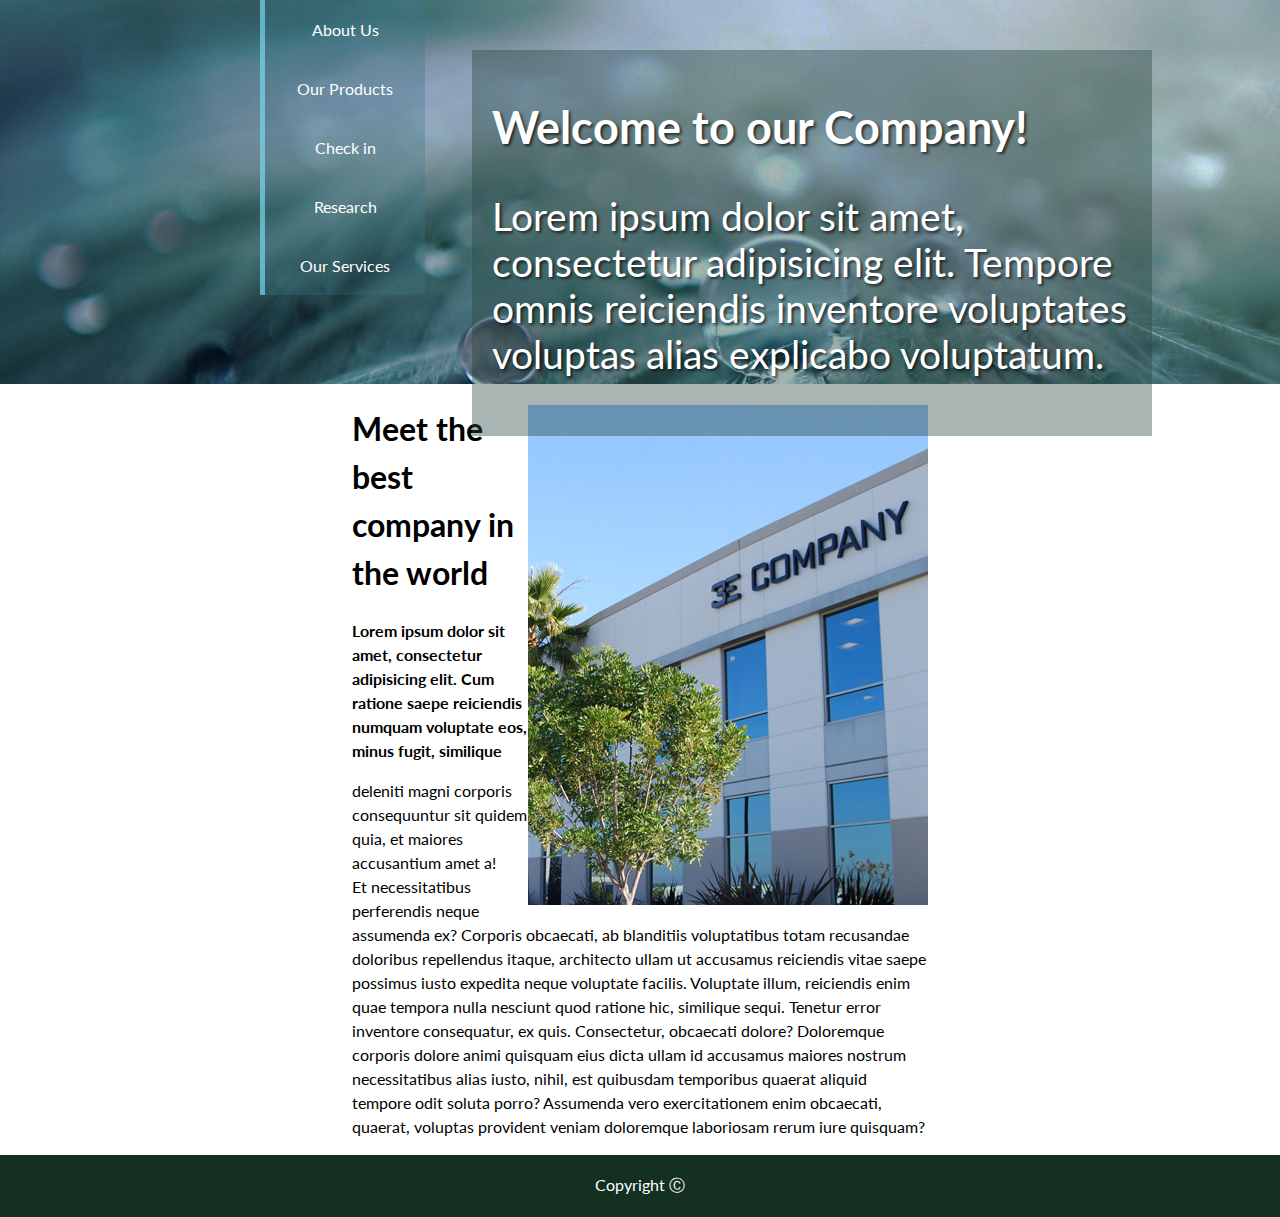
<file: hazi_feladat/index.html>
<!DOCTYPE html>
<html lang="en">
<head>
  <link rel="stylesheet" href="style.css">
  <meta charset="UTF-8">
  <meta name="viewport" content="width=device-width, initial-scale=1.0">
  <meta http-equiv="X-UA-Compatible" content="ie=edge">
  <link href="https://fonts.googleapis.com/css?family=Lato:300,400" rel="stylesheet">
  <title>Document</title>
</head>
<body>
<div class="header-container">
  <header>
    <div class="company-intro">
    <h1> Welcome to our Company! </h1>
      <p>
    Lorem ipsum dolor sit amet, consectetur adipisicing elit. Tempore omnis reiciendis inventore voluptates voluptas alias explicabo voluptatum.
      </p>
    </div>
    <nav class="menu-container">
      <ul class="menuk">
          <li class="almenuk">About Us</li>
          <li class="almenuk">Our Products</li>
          <li class="almenuk">Check in</li>
          <li class="almenuk">Research</li>
          <li class="almenuk">Our Services</li>
      </ul>
    </nav>
  </header>
</div>
<main class="main-container">
  <img class="company-image" src="./company.jpg" alt="">
  <h1>Meet the best company in the world</h1>
<div class="lead">
  Lorem ipsum dolor sit amet, consectetur adipisicing elit. Cum ratione saepe reiciendis numquam voluptate eos, minus fugit, similique
</div>
<p>
 deleniti magni corporis consequuntur sit quidem quia, et maiores accusantium amet a! <br>
Et necessitatibus perferendis neque assumenda ex? Corporis obcaecati, ab blanditiis voluptatibus totam recusandae doloribus repellendus itaque, architecto ullam ut accusamus reiciendis vitae saepe possimus iusto expedita neque voluptate facilis. Voluptate illum, reiciendis enim quae tempora nulla nesciunt quod ratione hic, similique sequi. Tenetur error inventore consequatur, ex quis. Consectetur, obcaecati dolore? Doloremque corporis dolore animi quisquam eius dicta ullam id accusamus maiores nostrum necessitatibus alias iusto, nihil, est quibusdam temporibus quaerat aliquid tempore odit soluta porro? Assumenda vero exercitationem enim obcaecati, quaerat, voluptas provident veniam doloremque laboriosam rerum iure quisquam?
</p>
</main>
<footer>
   Copyright Ⓒ
</footer>

</body>
</html>
</file>
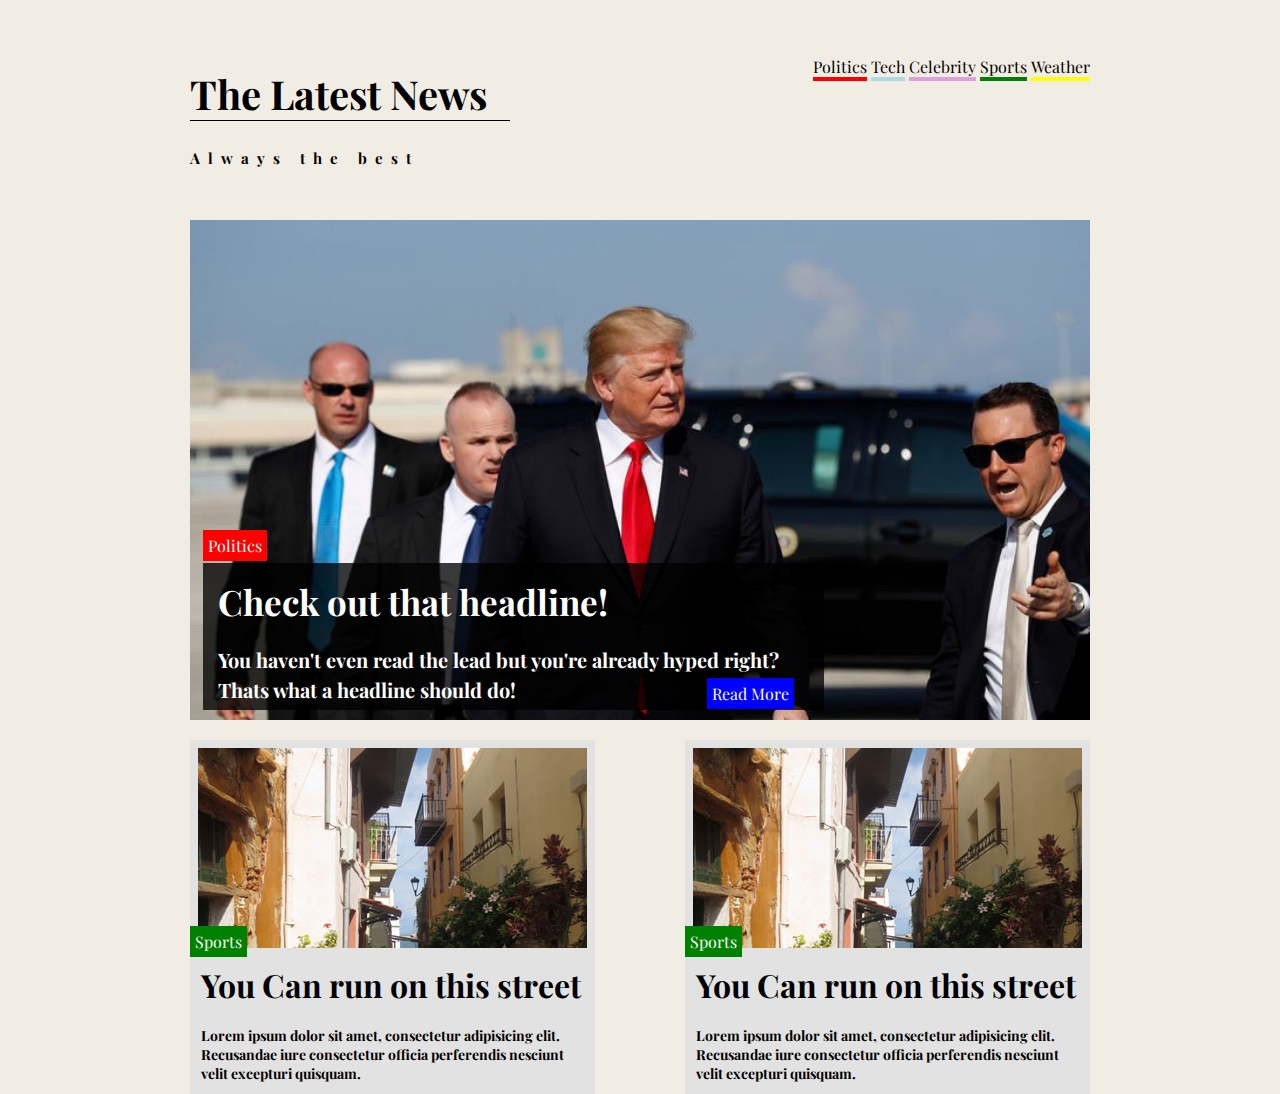
<file: hazi_feladat2/index.html>
<!DOCTYPE html>
<html lang="en">
<head>
    <meta charset="UTF-8">
    <meta name="viewport" content="width=device-width, initial-scale=1.0">
    <meta http-equiv="X-UA-Compatible" content="ie=edge">
    <link rel="stylesheet" href="./style.css">
    <link href="https://fonts.googleapis.com/css?family=Playfair+Display:400,700" rel="stylesheet">
    <link href="https://fonts.googleapis.com/css?family=Merriweather" rel="stylesheet">
    <title>The News</title>
</head>
<body>
<header>
    <div class="logo">
        <h1>The Latest News</h1>
        <h2>Always the best</h2>
    </div>
    <nav class="menu-container">
        <ul class="menu">
            <li class="menu-item"><a href="#">Politics</a></li>
            <li class="menu-item"><a href="#">Tech</a></li>
            <li class="menu-item"><a href="#">Celebrity</a></li>
            <li class="menu-item"><a href="#">Sports</a></li>
            <li class="menu-item"><a href="#">Weather</a></li>
        </ul>
    </nav>
</header>
<main>
    <div class="main-article">
        <div class="crop">
            <img class="main-article-image" src="./banner.jpg" alt="">
        </div>
        <div class="main-article-content">
            <div class="tag tag-politics"> <a href="#">Politics</a></div>
            <h1>Check out that headline!</h1>
            <h2>You haven't even read the lead but you're already hyped right? <br> Thats what a headline should do! </h2>
            <div class="continue-to-article"><a href="#">Read More</a></div>
        </div>
    </div>
    <div class="article-half-width article-left">
       <div class="half-width-crop">
            <img src="./img_chania.jpg" alt="">
       </div> 
        <div class="tag tag-sports"> <a href="#">Sports</a></div>
       <h1>You Can run on  this street</h1>
       <h2>Lorem ipsum dolor sit amet, consectetur adipisicing elit. Recusandae iure consectetur officia perferendis nesciunt velit excepturi quisquam.</h2>
    </div>
    <div class="article-half-width article-right">
       <div class="half-width-crop">
            <img src="./img_chania.jpg" alt="">
       </div> 
        <div class="tag tag-sports"> <a href="#">Sports</a></div>
       <h1>You Can run on  this street</h1>
       <h2>Lorem ipsum dolor sit amet, consectetur adipisicing elit. Recusandae iure consectetur officia perferendis nesciunt velit excepturi quisquam.</h2>
    </div>
</main>



</body>
</html>
</file>
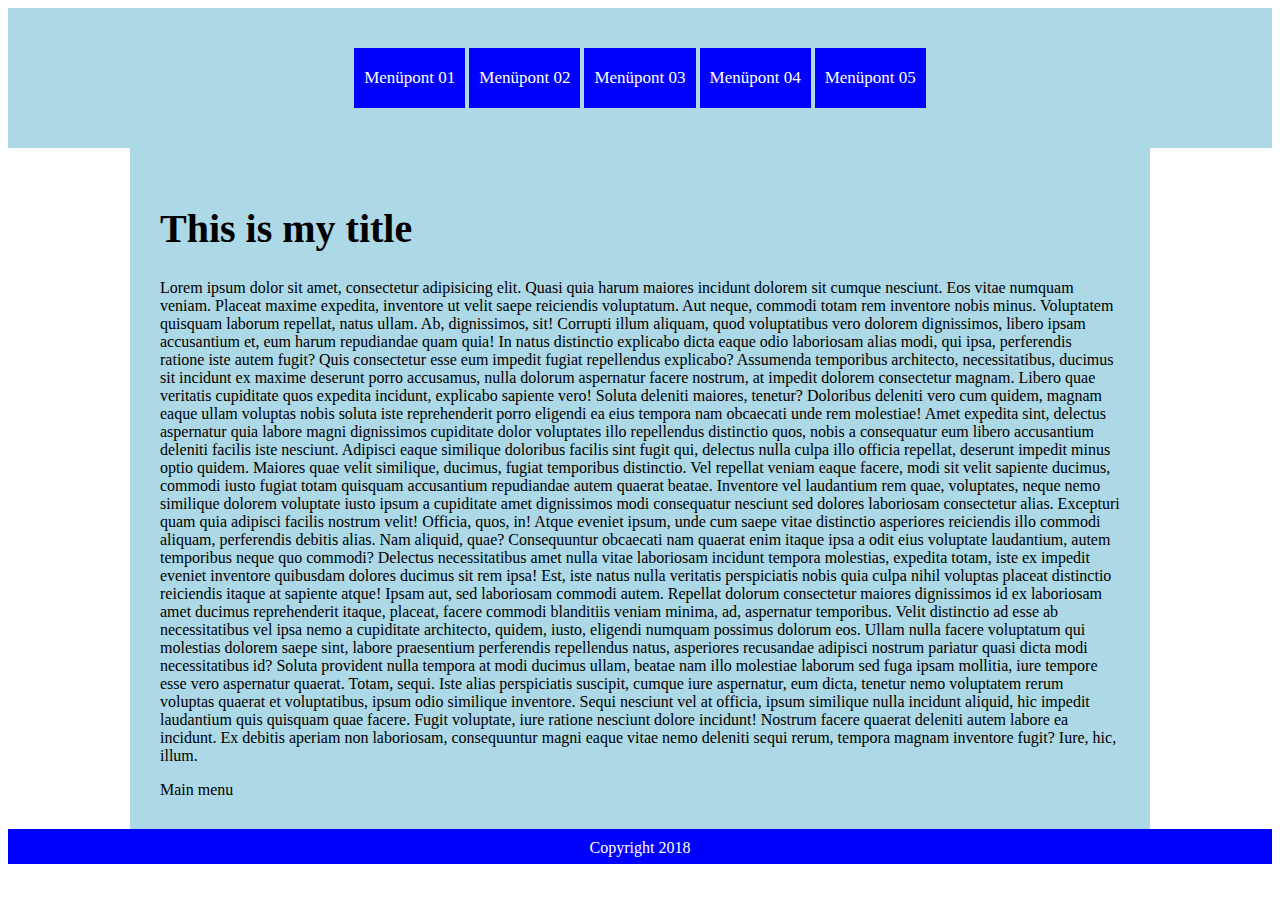
<file: dropdown-menu/fix-dropdown-menu.html>
<!DOCTYPE html>
<html lang="en">
<head>
   <link rel="stylesheet" href="./fix-dropdown-menu.css">
    <meta charset="UTF-8">
    <title>Dropdown Menu</title>
</head>
<body>
    <header>
    <header>
        <nav class="main-menu-container">
            <ul class="main-menu">
                <li class="main-menu-item">Menüpont 01</li>
                <li class="main-menu-item">
                Menüpont 02
            
                <ul class="submenu">
                    <li class="submenu-item">Submenu 1</li>
                    <li class="submenu-item">Submenu 2</li>
                    <li class="submenu-item">Submenu 3</li>
                </ul>
                </li>
                <li class="main-menu-item">Menüpont 03</li>
                <li class="main-menu-item">
                Menüpont 04
                
                <ul class="submenu">
                    <li class="submenu-item">Submenu 1</li>
                    <li class="submenu-item">Submenu 2</li>
                    <li class="submenu-item">Submenu 3</li>
                </ul>
                </li>
            
                <li class="main-menu-item">Menüpont 05</li>
            </ul>
        </nav>
        
    </header>
    <main>
        <h1>This is my title</h1>
        
        <p>Lorem ipsum dolor sit amet, consectetur adipisicing elit. Quasi quia harum maiores incidunt dolorem sit cumque nesciunt. Eos vitae numquam veniam. Placeat maxime expedita, inventore ut velit saepe reiciendis voluptatum. Aut neque, commodi totam rem inventore nobis minus. Voluptatem quisquam laborum repellat, natus ullam. Ab, dignissimos, sit! Corrupti illum aliquam, quod voluptatibus vero dolorem dignissimos, libero ipsam accusantium et, eum harum repudiandae quam quia! In natus distinctio explicabo dicta eaque odio laboriosam alias modi, qui ipsa, perferendis ratione iste autem fugit? Quis consectetur esse eum impedit fugiat repellendus explicabo? Assumenda temporibus architecto, necessitatibus, ducimus sit incidunt ex maxime deserunt porro accusamus, nulla dolorum aspernatur facere nostrum, at impedit dolorem consectetur magnam. Libero quae veritatis cupiditate quos expedita incidunt, explicabo sapiente vero! Soluta deleniti maiores, tenetur? Doloribus deleniti vero cum quidem, magnam eaque ullam voluptas nobis soluta iste reprehenderit porro eligendi ea eius tempora nam obcaecati unde rem molestiae! Amet expedita sint, delectus aspernatur quia labore magni dignissimos cupiditate dolor voluptates illo repellendus distinctio quos, nobis a consequatur eum libero accusantium deleniti facilis iste nesciunt. Adipisci eaque similique doloribus facilis sint fugit qui, delectus nulla culpa illo officia repellat, deserunt impedit minus optio quidem. Maiores quae velit similique, ducimus, fugiat temporibus distinctio. Vel repellat veniam eaque facere, modi sit velit sapiente ducimus, commodi iusto fugiat totam quisquam accusantium repudiandae autem quaerat beatae. Inventore vel laudantium rem quae, voluptates, neque nemo similique dolorem voluptate iusto ipsum a cupiditate amet dignissimos modi consequatur nesciunt sed dolores laboriosam consectetur alias. Excepturi quam quia adipisci facilis nostrum velit! Officia, quos, in! Atque eveniet ipsum, unde cum saepe vitae distinctio asperiores reiciendis illo commodi aliquam, perferendis debitis alias. Nam aliquid, quae? Consequuntur obcaecati nam quaerat enim itaque ipsa a odit eius voluptate laudantium, autem temporibus neque quo commodi? Delectus necessitatibus amet nulla vitae laboriosam incidunt tempora molestias, expedita totam, iste ex impedit eveniet inventore quibusdam dolores ducimus sit rem ipsa! Est, iste natus nulla veritatis perspiciatis nobis quia culpa nihil voluptas placeat distinctio reiciendis itaque at sapiente atque! Ipsam aut, sed laboriosam commodi autem. Repellat dolorum consectetur maiores dignissimos id ex laboriosam amet ducimus reprehenderit itaque, placeat, facere commodi blanditiis veniam minima, ad, aspernatur temporibus. Velit distinctio ad esse ab necessitatibus vel ipsa nemo a cupiditate architecto, quidem, iusto, eligendi numquam possimus dolorum eos. Ullam nulla facere voluptatum qui molestias dolorem saepe sint, labore praesentium perferendis repellendus natus, asperiores recusandae adipisci nostrum pariatur quasi dicta modi necessitatibus id? Soluta provident nulla tempora at modi ducimus ullam, beatae nam illo molestiae laborum sed fuga ipsam mollitia, iure tempore esse vero aspernatur quaerat. Totam, sequi. Iste alias perspiciatis suscipit, cumque iure aspernatur, eum dicta, tenetur nemo voluptatem rerum voluptas quaerat et voluptatibus, ipsum odio similique inventore. Sequi nesciunt vel at officia, ipsum similique nulla incidunt aliquid, hic impedit laudantium quis quisquam quae facere. Fugit voluptate, iure ratione nesciunt dolore incidunt! Nostrum facere quaerat deleniti autem labore ea incidunt. Ex debitis aperiam non laboriosam, consequuntur magni eaque vitae nemo deleniti sequi rerum, tempora magnam inventore fugit? Iure, hic, illum.</p>
        
        <input type="checkbox" id="menu-checkbox" class="menu-checkbox-input">
        <label for="menu-checkbox"  class="menu-checkbox-label">Main menu</label>
        
        <ul class="gombos-menu">
            <li class="gombos-menu-item">menupont 1</li>
            <li class="gombos-menu-item">menupont 2</li>
            <li class="gombos-menu-item">menupont 3</li>
        </ul>
        
    </main>
    <footer>Copyright 2018</footer>
</body>
</html>
</file>
<file: hazi_feladat/style.css>
/*csslint fallback-colors: false, order-alphabetical: false, box-model: false*/

body {
  margin: 0;
  padding: 0;
  font-family: 'Lato', sans-serif;
}

.header-container {
  /* 100% lesz a szélessége: */
  background-size: 100%;
  position: relative;
  /* ennek az elemnek a magassága a böngésző szélességének 40%-a (verticalWidth) */
  height: 30vw;
background-image: url(banner.jpg);
background-size: 100% auto;
background-repeat: no-repeat;
}

header {
  width: 70%;
  font-weight: 300px;
}

.company-image {
    float: right;
}

.main-container {
    margin: 0 auto;
    width: 45%;
}

.menuk {
    list-style:  none;
    margin-top: 0;
    margin-left: 200px;
}

.almenuk {
    text-align: center;
    width: 120px;
    padding: 20px;
    margin-left: 20px;
    position: relative;
    background: rgba(63,117,134,0.3);
    border-left: 5px solid rgba(129,225,255,0.63);
    color: white;
}

footer {
    text-align: center;
    color: white;
    background: #133021;
    padding: 20px 0 20px 0;
}

.company-intro {
   background: rgba(40,70,66,0.4);
    text-shadow: 2px 2px 3px rgba(0,0,0,0.65);
    color: white;
    position: absolute;
    right: 10vw;
    top: 50px;
    padding: 20px;
    width: 50%;
    
}
.almenuk:hover {
    background: #4cc3c3;
    transition: all 0.2s ease-in-out;
}

.company-intro p {
    font-size: 39px;
}

.company-intro h1 {
    font-size: 45px
}

.main-container h1 {
    line-height: 1.5;
}
.main-container p {
    line-height: 1.5;
    
}

.lead {
    line-height: 1.5;
    font-weight: bold;
}
</file>
<file: hazi_feladat2/style.css>
body {
    font-family: 'Playfair Display', serif;
    background-color: rgb(242, 237, 228);
}

header, main {
    width: 900px;
    margin: 40px auto 0 auto;
}


.logo{
    display: inline-block;
    width: 320px;
}

.logo > h1 {
    font-size: 40px;    
    border-bottom: 1px solid black;
}
.logo > h2 {
    font-size: 15px;
    letter-spacing: 8px;
}

/* jobbra igazitva */
.menu-container{
    display: inline-block;
    float: right;
    
}

.menu {
    list-style: none;
}
.menu-item {
    display: inline-block;
}
.menu-item:nth-child(1) {
    border-bottom: 4px solid red;
}

.menu-item:nth-child(2) {
    border-bottom: 4px solid lightblue;
}

.menu-item:nth-child(3) {
    border-bottom: 4px solid plum;
}

.menu-item:nth-child(4) {
    border-bottom: 4px solid green
}

.menu-item:nth-child(5) {
    border-bottom: 4px solid yellow;
}

.menu-item a {
    text-decoration: none;
    color: black;
}

.menu-item:hover {
    border-bottom: 4px solid black;
}

.main-article {
    margin-top: 40px;
}

.main-article-content > h1 {
    font-size: 35px;
    padding: 15px 15px 5px 15px;
    background-color: rgba(0, 0, 0, 0.767);
    color: white;
    margin: 0 ;
    width: 100%;
}

.main-article-content > h2 {
    background-color: rgba(0, 0, 0, 0.767);
    color: white;
    line-height: 1.5;
    margin: 0;
    padding: 15px 15px 5px 15px;
    font-size: 20px;
    width: 100%;
}
.main-article-content p {
    width: 700px;
}

.crop {
    height: 500px;
    overflow: hidden;
}

.main-article-image {
    width: 100%;
}

/* positioning!!!!! */
.main-article {
    position: relative;
}

.main-article-content {
    position: absolute;
    top: 315px;
    margin-left: 13px;
}

.tag a{
    color: white;
    padding: 5px;
}

.tag-politics a {
    background-color: red;
    text-decoration: none;
}

.tag-sports a {
    background-color: green;
    text-decoration: none;
}

.tag-politics {
    margin-bottom: 7px;
}
.continue-to-article{
    background-color: blue;
    color: white;
    margin-top: -32px;
    float: right;
    padding: 5px;
}
.continue-to-article a {
    color: white;
    text-decoration: none;
}

.article-half-width {
    margin-top: 20px;
}

.half-width-crop{
    height: 200px;
    overflow: hidden;
    margin: 8px;
}

.article-half-width .tag{
    margin-top: -25px;
}
.article-half-width h1, .article-half-width h2 {
    padding: 9px;
    margin: 2px;
}
.article-half-width h2 {
    font-size: 14px;
}
.article-half-width {
    width: 45%;
    background-color: #e2e2e2;
}

/* jobra */
.article-right {
    float: right;
}
/* balra */
.article-left {
    float: left;
}
</file>
<file: dropdown-menu/fix-dropdown-menu.css>
/*csslint order-alphabetical: false, box-model: false*/

main {
    background-color: lightblue;
    padding: 30px;
    width: 960px;
    margin: 0 auto;
}

footer {
    background-color: blue;
    color: white;
    text-align: center;
    padding-top: 10px;
    height: 25px;
}

h1 {
    font-size: 40px;       
}

.main-menu-container {
    margin: 0 auto;
    padding: 0;
    text-align: center;
    background-color: lightblue;
    
}

.main-menu {
    list-style: none;
    margin: 0 auto;
    padding: 40px;
    
}

.main-menu-item {
    display: inline-block;
    padding:20px 10px; 
    background-color: blue;
    color: white;
    transition: background-color .5s ease-in-out;
    position: relative;
    font-size: 17px;
}

.main-menu-item:hover, .submenu-item:hover {
    background-color: red;
}

.main-menu-item:hover > .submenu {
    visibility: visible;
    opacity: 1;
}

.submenu {
    list-style: none;
    padding: 0;
    margin: 0;
    position: absolute;
    top: 60px;
    left: 0;
    visibility: hidden;
    opacity: 0;
    transition: opacity .5s ease-in-out;
}
.submenu-item {
    padding: 20px 10px;
    background-color: blue;
}

.gombos-menu {
    display: none;
}

.menu-checkbox-input {
    display: none;
}

.menu-checkbox-input:checked ~ .gombos-menu {
    display: block;
}
</file>
